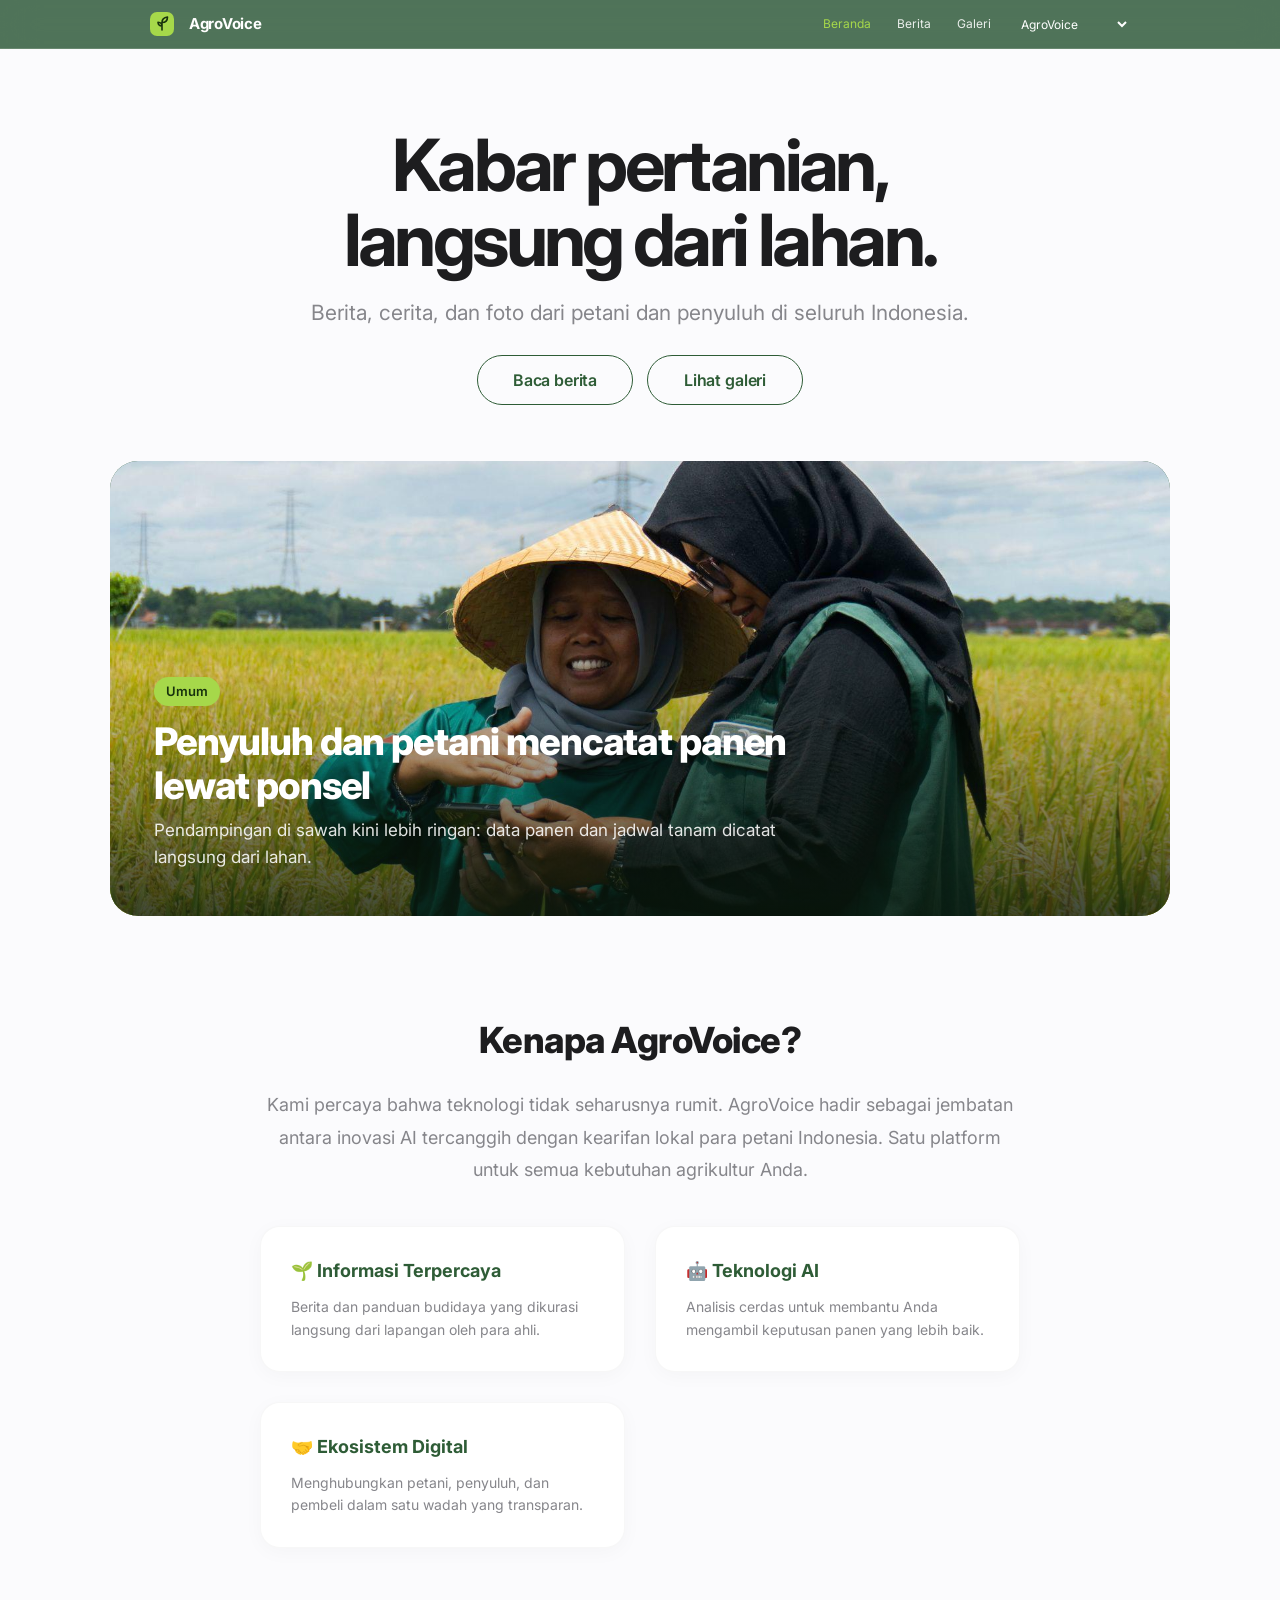
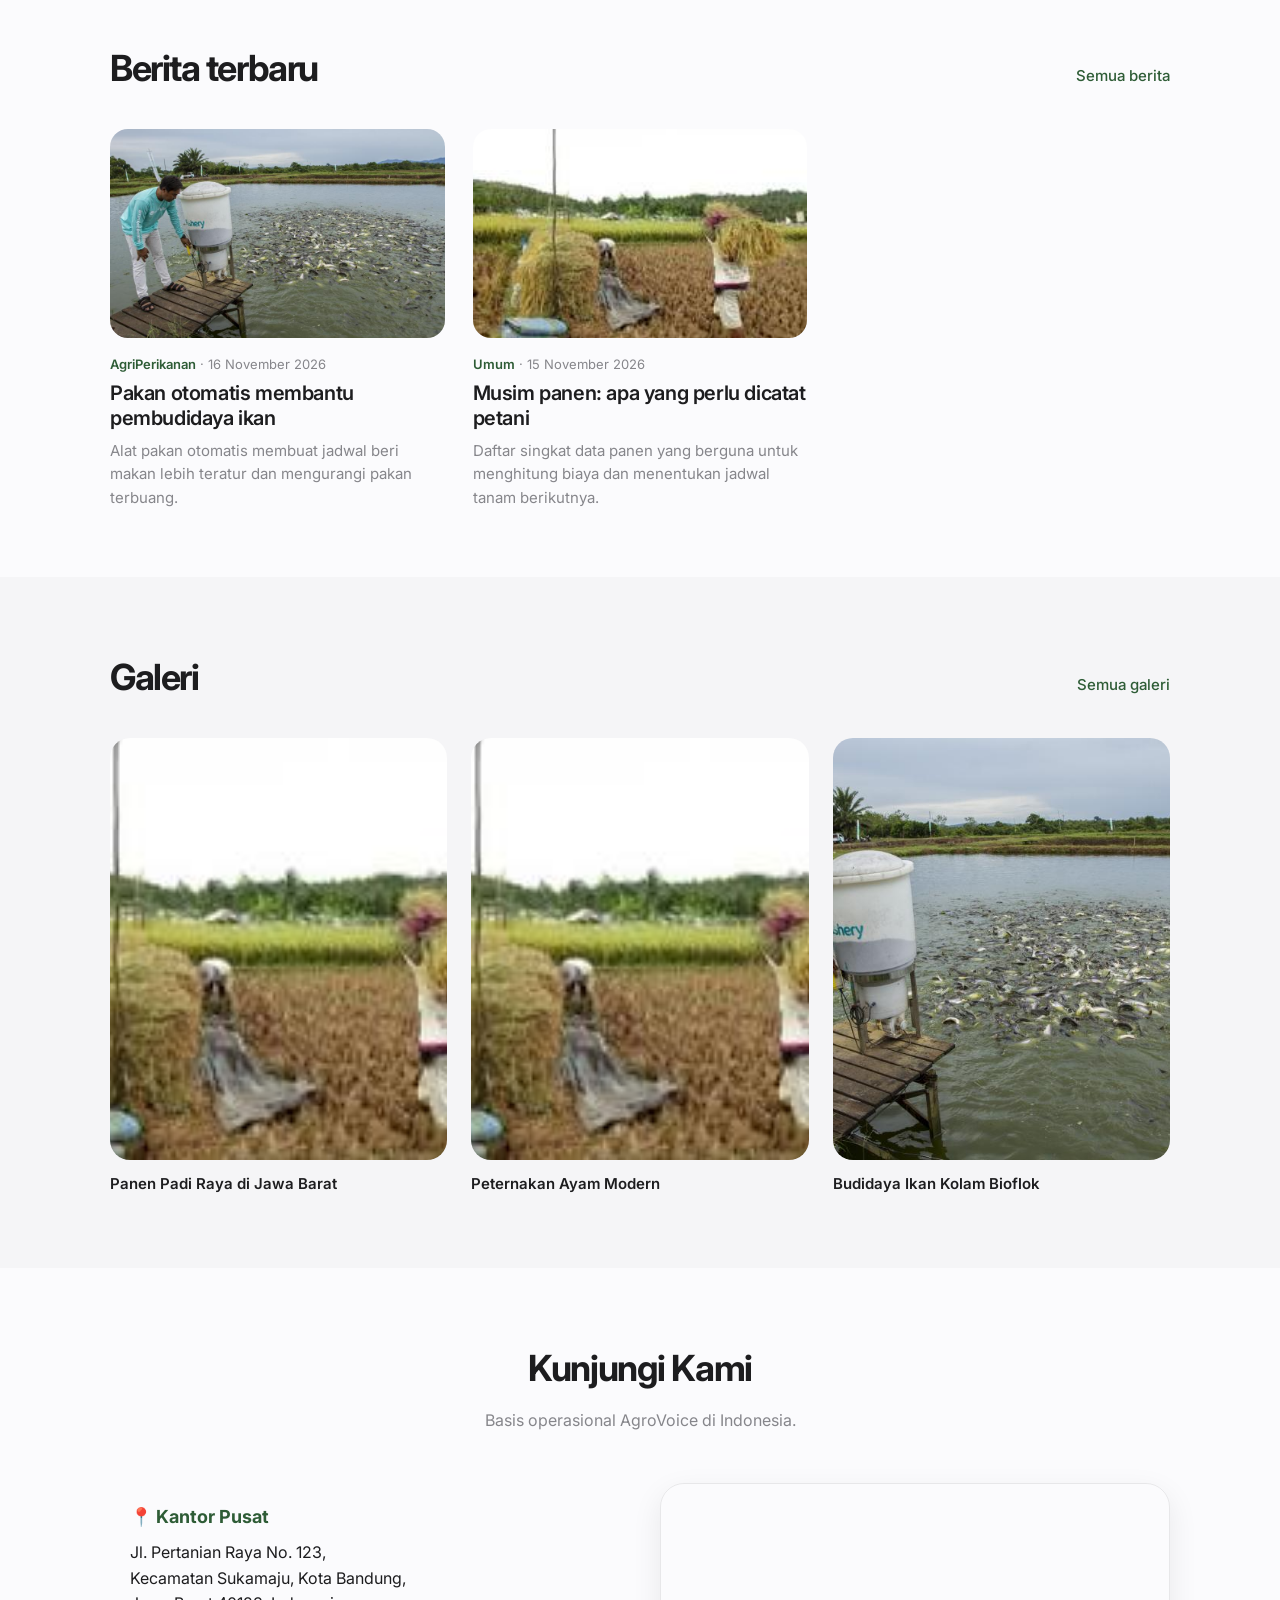
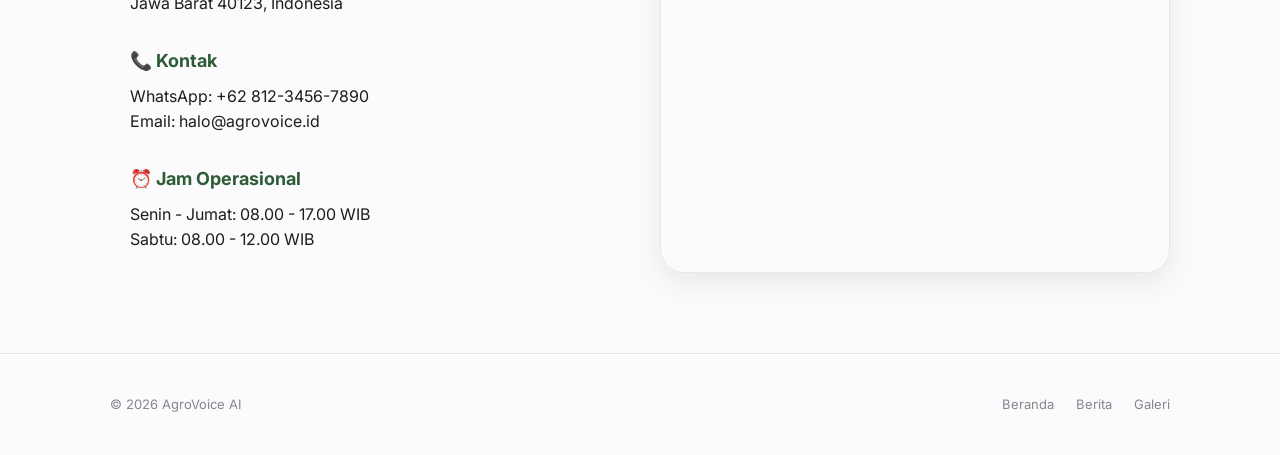
<file: index.html>
<!DOCTYPE html>
<html lang="id">
<head>
    <meta charset="UTF-8">
    <meta name="viewport" content="width=device-width, initial-scale=1.0">
    <title>AgroVoice - Kabar Pertanian dari Lahan</title>
    <meta name="description" content="Berita, cerita, dan foto dari petani dan penyuluh di seluruh Indonesia.">
    <link href="https://fonts.googleapis.com/css2?family=Inter:wght@400;600;700;800&display=swap" rel="stylesheet">
    <link rel="stylesheet" href="css/style.css">
</head>
<body>

    <!-- NAVBAR -->
    <nav class="navbar">
        <div class="nav-container">
            <a href="index.html" class="nav-logo">
                <svg viewBox="0 0 24 24" fill="none" aria-hidden="true" style="width:24px;height:24px;vertical-align:middle;margin-right:8px;display:inline-block;"><rect width="24" height="24" rx="7" fill="#2e5c36"/><path d="M12 18V10.500M12 10.500c0-3 2-5 5.500-5.500C17.500 8.500 15.500 10.500 12 10.500ZM12 14c0-2-1.500-3.500-4-3.700.1 2.500 1.700 3.700 4 3.700Z" stroke="#a6d84a" stroke-width="1.6" stroke-linecap="round" stroke-linejoin="round"/></svg>AgroVoice
            </a>
            <div class="nav-links">
                <a href="index.html" style="color: var(--agro-green); opacity: 1;">Beranda</a>
                <a href="berita.html">Berita</a>
                <a href="galeri.html">Galeri</a>

                <div class="nav-dropdown">
                    <select aria-label="Pilih agro" onchange="if(this.value) window.location.href=this.value">
                        <option value="index.html" selected>AgroVoice</option>
                        <option value="uploads/web/agri-perikanan.html">AgriPerikanan</option>
                        <option value="uploads/web/1794879347_agropertanian.html">AgroPertanian</option>
                        <option value="uploads/web/1794879300_agropeternakan.html">AgroPeternakan</option>
                    </select>
                </div>
            </div>
        </div>
    </nav>

    <main>
        <!-- HERO -->
        <header class="home-hero">
            <div class="home-wrap">
                <h1>Kabar pertanian, langsung dari lahan.</h1>
                <p class="lead">Berita, cerita, dan foto dari petani dan penyuluh di seluruh Indonesia.</p>
                <div class="home-actions">
                    <a href="berita.html" class="btn-pill">Baca berita</a>
                    <a href="galeri.html" class="btn-pill btn-outline">Lihat galeri</a>
                </div>

                <div id="sorotan">
                    <div class="skel spotlight-skel" style="margin-top:48px; aspect-ratio:21/9; min-height:280px; border-radius:28px;"></div>
                </div>
            </div>
        </header>

        <!-- SECTION: KENAPA AGROVOICE -->
        <section class="home-section about-section">
            <div class="home-wrap" style="text-align: center; max-width: 800px;">
                <h2 class="section-title" style="font-size: clamp(24px, 4vw, 36px); margin-bottom: 20px;">Kenapa AgroVoice?</h2>
                <p style="font-size: 18px; color: var(--text-muted); line-height: 1.8; margin-bottom: 40px;">
                    Kami percaya bahwa teknologi tidak seharusnya rumit. AgroVoice hadir sebagai jembatan antara inovasi AI tercanggih dengan kearifan lokal para petani Indonesia. Satu platform untuk semua kebutuhan agrikultur Anda.
                </p>
                
                <div style="display: grid; grid-template-columns: repeat(auto-fit, minmax(250px, 1fr)); gap: 30px; text-align: left;">
                    <div style="background: #fff; padding: 30px; border-radius: 20px; box-shadow: 0 4px 20px rgba(0,0,0,0.03); border: 1px solid rgba(0,0,0,0.03);">
                        <h3 style="font-size: 18px; margin-bottom: 10px; color: var(--agro-green);">🌱 Informasi Terpercaya</h3>
                        <p style="font-size: 14px; color: var(--text-muted); line-height: 1.6;">Berita dan panduan budidaya yang dikurasi langsung dari lapangan oleh para ahli.</p>
                    </div>
                    <div style="background: #fff; padding: 30px; border-radius: 20px; box-shadow: 0 4px 20px rgba(0,0,0,0.03); border: 1px solid rgba(0,0,0,0.03);">
                        <h3 style="font-size: 18px; margin-bottom: 10px; color: var(--agro-green);">🤖 Teknologi AI</h3>
                        <p style="font-size: 14px; color: var(--text-muted); line-height: 1.6;">Analisis cerdas untuk membantu Anda mengambil keputusan panen yang lebih baik.</p>
                    </div>
                    <div style="background: #fff; padding: 30px; border-radius: 20px; box-shadow: 0 4px 20px rgba(0,0,0,0.03); border: 1px solid rgba(0,0,0,0.03);">
                        <h3 style="font-size: 18px; margin-bottom: 10px; color: var(--agro-green);">🤝 Ekosistem Digital</h3>
                        <p style="font-size: 14px; color: var(--text-muted); line-height: 1.6;">Menghubungkan petani, penyuluh, dan pembeli dalam satu wadah yang transparan.</p>
                    </div>
                </div>
            </div>
        </section>

        <!-- BERITA -->
        <section class="home-section" id="berita-terbaru">
            <div class="home-wrap">
                <div class="home-head">
                    <h2>Berita terbaru</h2>
                    <a href="berita.html" class="link-quiet">Semua berita</a>
                </div>
                <div class="home-grid" id="daftar-berita">
                    <div class="skel" style="aspect-ratio:4/3"></div>
                    <div class="skel" style="aspect-ratio:4/3"></div>
                    <div class="skel" style="aspect-ratio:4/3"></div>
                </div>
            </div>
        </section>

        <!-- GALERI -->
        <section class="home-section tint" id="galeri">
            <div class="home-wrap">
                <div class="home-head">
                    <h2>Galeri</h2>
                    <a href="galeri.html" class="link-quiet">Semua galeri</a>
                </div>
                <div class="home-gallery" id="daftar-galeri">
                    <div class="skel" style="aspect-ratio:4/5"></div>
                    <div class="skel" style="aspect-ratio:4/5"></div>
                    <div class="skel" style="aspect-ratio:4/5"></div>
                </div>
            </div>
        </section>

        <!-- ========================================= -->
        <!-- SECTION: LOKASI KAMI -->
        <!-- ========================================= -->
        <section class="home-section white" id="lokasi" style="padding-bottom: 80px;">
            <div class="home-wrap">
                <div class="home-head" style="justify-content: center; text-align: center; display: block; margin-bottom: 50px;">
                    <h2 style="font-size: clamp(24px, 4vw, 36px);">Kunjungi Kami</h2>
                    <p style="font-size: 16px; color: var(--text-muted); margin-top: 10px;">Basis operasional AgroVoice di Indonesia.</p>
                </div>

                <div style="display: grid; grid-template-columns: repeat(auto-fit, minmax(300px, 1fr)); gap: 40px; align-items: center;">
                    
                    <!-- Info Alamat -->
                    <div style="padding: 20px;">
                        <div style="margin-bottom: 30px;">
                            <h3 style="font-size: 18px; color: var(--agro-green); margin-bottom: 8px;">📍 Kantor Pusat</h3>
                            <p style="font-size: 16px; line-height: 1.6; color: var(--text-dark);">
                                Jl. Pertanian Raya No. 123,<br>
                                Kecamatan Sukamaju, Kota Bandung,<br>
                                Jawa Barat 40123, Indonesia
                            </p>
                        </div>

                        <div style="margin-bottom: 30px;">
                            <h3 style="font-size: 18px; color: var(--agro-green); margin-bottom: 8px;">📞 Kontak</h3>
                            <p style="font-size: 16px; line-height: 1.6; color: var(--text-dark);">
                                WhatsApp: +62 812-3456-7890<br>
                                Email: halo@agrovoice.id
                            </p>
                        </div>

                        <div>
                            <h3 style="font-size: 18px; color: var(--agro-green); margin-bottom: 8px;">⏰ Jam Operasional</h3>
                            <p style="font-size: 16px; line-height: 1.6; color: var(--text-dark);">
                                Senin - Jumat: 08.00 - 17.00 WIB<br>
                                Sabtu: 08.00 - 12.00 WIB
                            </p>
                        </div>
                    </div>

                    <!-- Peta Google Maps -->
                    <div style="border-radius: 24px; overflow: hidden; box-shadow: 0 10px 30px rgba(0,0,0,0.08); border: 1px solid var(--line); height: 100%; min-height: 350px;">
                        <iframe 
                            src="https://www.google.com/maps/embed?pb=!1m18!1m12!1m3!1d126748.56347862248!2d107.57311691831642!3d-6.903444341687889!2m3!1f0!2f0!3f0!3m2!1i1024!2i768!4f13.1!3m3!1m2!1s0x2e68e6398252477f%3A0x146a1f93d3e815b2!2sBandung%2C%20Bandung%20City%2C%20West%20Java!5e0!3m2!1sen!2sid!4v1690000000000!5m2!1sen!2sid" 
                            width="100%" height="100%" style="border:0; min-height: 350px;" allowfullscreen="" loading="lazy" referrerpolicy="no-referrer-when-downgrade">
                        </iframe>
                    </div>
                </div>
            </div>
        </section>

    </main>

    <!-- FOOTER -->
    <footer class="home-footer">
        <div class="home-wrap">
            <span>&copy; 2026 AgroVoice AI</span>
            <nav aria-label="Tautan footer">
                <a href="index.html">Beranda</a>
                <a href="berita.html">Berita</a>
                <a href="galeri.html">Galeri</a>
            </nav>
        </div>
    </footer>

    <!-- DATA STATIS & SKRIP -->
    <script src="js/data.js"></script>
    <script>
        const urlParams = new URLSearchParams(window.location.search);
        const kategoriSlug = urlParams.get('kategori') || '';
        const ikonDaun = '<svg viewBox="0 0 24 24" fill="none" stroke="currentColor" stroke-width="1.6" stroke-linecap="round" stroke-linejoin="round" aria-hidden="true"><path d="M12 20v-9M12 11c0-4 2.500-6.500 7-7 0 4.500-2.500 7-7 7ZM12 15c0-2.500-1.800-4.300-5-4.700.2 3 2.100 4.700 5 4.700Z"/></svg>';

        const esc = s => String(s ?? '').replace(/[&<>"']/g, c => ({'&':'&amp;','<':'&lt;','>':'&gt;','"':'&quot;',"'":'&#39;'}[c]));
        const fmtTanggal = t => { const d = new Date(String(t).replace(' ', 'T')); return isNaN(d) ? '' : d.toLocaleDateString('id-ID', { day: 'numeric', month: 'long', year: 'numeric' }); };
        const urlGambar = f => f ? 'uploads/' + encodeURIComponent(f) : '';

        function muatBerita() {
            const sorotan = document.getElementById('sorotan');
            const daftar = document.getElementById('daftar-berita');
            try {
                let data = (window.AGRO_DATA && window.AGRO_DATA.berita) ? window.AGRO_DATA.berita : [];
                if (kategoriSlug) {
                    const kat = (window.AGRO_DATA.kategori || []).find(k => k.slug === kategoriSlug);
                    if (kat) {
                        data = data.filter(b => b.kategori_id === kat.id);
                    }
                }

                if (!Array.isArray(data) || data.length === 0) {
                    sorotan.innerHTML = '';
                    daftar.innerHTML = '<p class="home-empty">Belum ada berita untuk kategori ini.</p>';
                    return;
                }

                let daftarTampil = data.slice(0, 3);
                if (data.length >= 2) {
                    const idxSorot = Math.max(0, data.findIndex(b => b.gambar));
                    const s = data[idxSorot];
                    sorotan.innerHTML = `
                        <a href="berita_detail.html?id=${s.id}" class="spotlight">
                            ${s.gambar ? `<img src="${urlGambar(s.gambar)}" alt="">` : ''}
                            <div class="spotlight-body">
                                <span class="chip">${esc(s.kategori_nama || 'Umum')}</span>
                                <h2>${esc(s.judul)}</h2>
                                <p>${esc(s.ringkasan)}</p>
                            </div>
                        </a>`;
                    daftarTampil = data.filter((_, i) => i !== idxSorot).slice(0, 3);
                } else {
                    sorotan.innerHTML = '';
                }

                daftar.innerHTML = daftarTampil.map(b => `
                    <a href="berita_detail.html?id=${b.id}" class="home-card">
                        <div class="thumb ${b.gambar ? '' : 'empty'}">${b.gambar ? `<img src="${urlGambar(b.gambar)}" alt="" loading="lazy">` : ikonDaun}</div>
                        <div class="meta"><b>${esc(b.kategori_nama || 'Umum')}</b> &middot; ${esc(fmtTanggal(b.tanggal))}</div>
                        <h3>${esc(b.judul)}</h3>
                        <p>${esc(b.ringkasan)}</p>
                    </a>`).join('');
            } catch (e) {
                console.error('Gagal memuat berita:', e);
                sorotan.innerHTML = '';
                daftar.innerHTML = '<p class="home-empty">Berita belum bisa dimuat.</p>';
            }
        }

        function muatGaleri() {
            const box = document.getElementById('daftar-galeri');
            try {
                const data = (window.AGRO_DATA && window.AGRO_DATA.galeri) ? window.AGRO_DATA.galeri : [];
                if (!Array.isArray(data) || data.length === 0) {
                    box.innerHTML = '<p class="home-empty">Belum ada foto atau video di galeri.</p>';
                    return;
                }
                box.innerHTML = data.slice(0, 3).map(item => `
                    <figure>
                        <div class="frame">${item.tipe === 'foto'
                            ? `<img src="${esc(item.url_file)}" alt="${esc(item.judul)}" loading="lazy">`
                            : `<video src="${esc(item.url_file)}" controls preload="metadata"></video>`}</div>
                        <figcaption>${esc(item.judul || 'Tanpa judul')}</figcaption>
                    </figure>`).join('');
            } catch (e) {
                console.error('Gagal memuat galeri:', e);
                box.innerHTML = '<p class="home-empty">Galeri belum bisa dimuat.</p>';
            }
        }

        document.addEventListener('DOMContentLoaded', () => { muatBerita(); muatGaleri(); });
    </script>
</body>
</html>
</file>
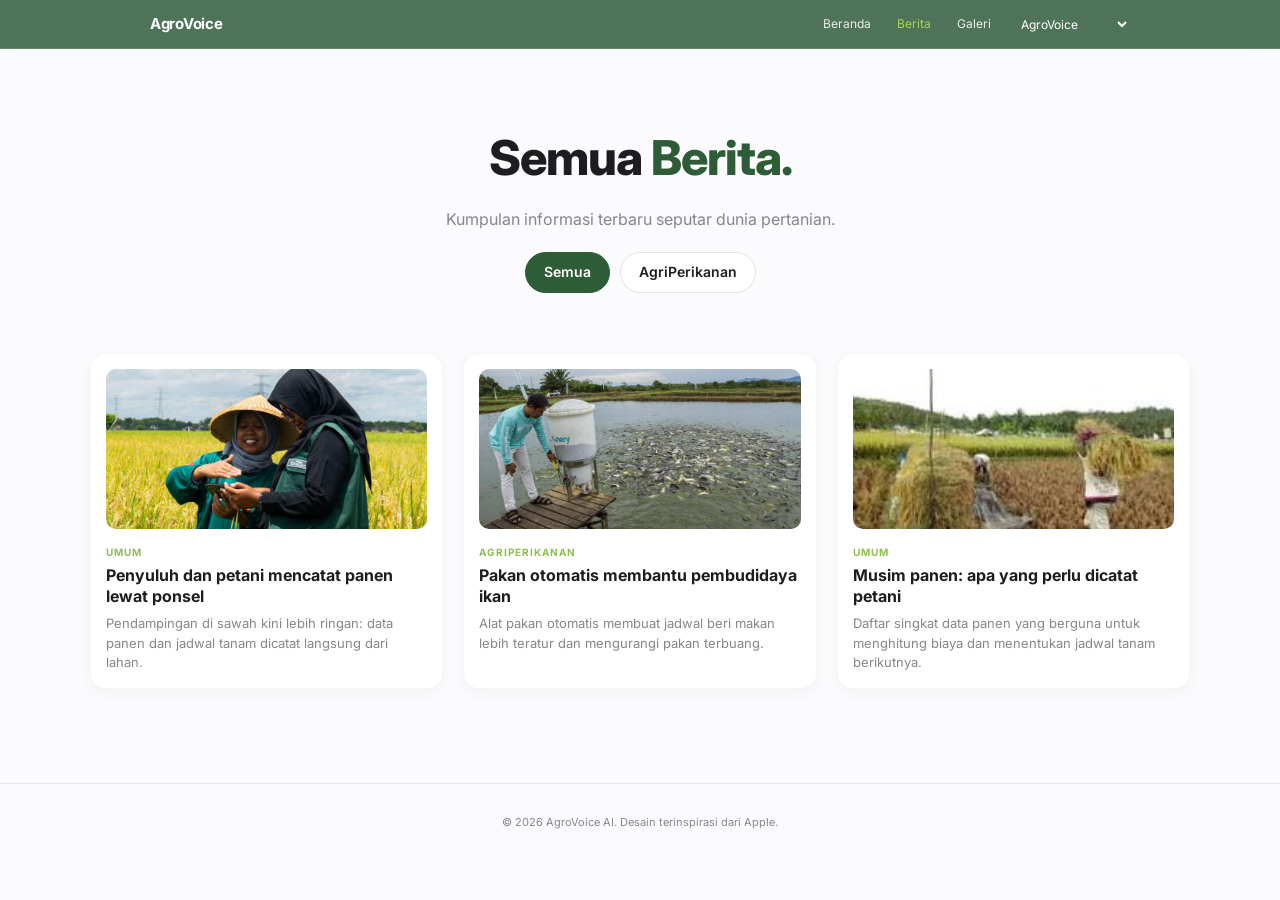
<file: berita.html>
<!DOCTYPE html>
<html lang="id">
<head>
    <meta charset="UTF-8">
    <meta name="viewport" content="width=device-width, initial-scale=1.0">
    <title>Semua Berita - AgroVoice</title>
    <link href="https://fonts.googleapis.com/css2?family=Inter:wght@400;600;800&display=swap" rel="stylesheet">
    <link rel="stylesheet" href="css/style.css">
    <style>
        .filter-container {
            display: flex;
            justify-content: center;
            gap: 10px;
            margin: 20px 0 10px;
            flex-wrap: wrap;
        }
        .filter-btn {
            padding: 8px 18px;
            border-radius: 999px;
            border: 1px solid rgba(0,0,0,0.1);
            background: #fff;
            color: var(--text-dark);
            font-size: 14px;
            font-weight: 600;
            cursor: pointer;
            transition: all 0.2s;
            text-decoration: none;
        }
        .filter-btn.active, .filter-btn:hover {
            background: var(--agro-green);
            color: #fff;
            border-color: var(--agro-green);
        }
    </style>
</head>
<body>

    <!-- NAVBAR -->
    <nav class="navbar">
        <div class="nav-container">
            <a href="index.html" class="nav-logo">AgroVoice</a>
            <div class="nav-links">
                <a href="index.html">Beranda</a>
                <a href="berita.html" style="color: var(--agro-green); opacity: 1;">Berita</a>
                <a href="galeri.html">Galeri</a>
                <div class="nav-dropdown">
                    <select aria-label="Pilih agro" onchange="if(this.value) window.location.href=this.value">
                        <option value="index.html">AgroVoice</option>
                        <option value="uploads/web/agri-perikanan.html">AgriPerikanan</option>
                        <option value="uploads/web/1794879347_agropertanian.html">AgroPertanian</option>
                        <option value="uploads/web/1794879300_agropeternakan.html">AgroPeternakan</option>
                    </select>
                </div>
            </div>
        </div>
    </nav>

    <!-- HEADER -->
    <header style="padding: 120px 20px 30px; text-align: center; background: var(--apple-bg);">
        <h1 style="font-size: clamp(32px, 5vw, 48px); font-weight: 800; letter-spacing: -1px;">Semua <span style="color: var(--agro-green);">Berita.</span></h1>
        <p style="color: var(--text-muted); margin-top: 10px;">Kumpulan informasi terbaru seputar dunia pertanian.</p>
        
        <div class="filter-container" id="filter-kategori">
            <a href="berita.html" class="filter-btn active" data-slug="">Semua</a>
            <a href="berita.html?kategori=agri-perikanan" class="filter-btn" data-slug="agri-perikanan">AgriPerikanan</a>
        </div>
    </header>

    <!-- GRID BERITA -->
    <section class="section-apple white" style="padding-top: 20px; min-height: 450px;">
        <div class="grid-apple" id="daftar-berita">
            <p style="text-align:center; width:100%;">Memuat berita...</p>
        </div>
    </section>

    <footer>
        <p>&copy; 2026 AgroVoice AI. Desain terinspirasi dari Apple.</p>
    </footer>

    <script src="js/data.js"></script>
    <script>
        const esc = s => String(s ?? '').replace(/[&<>"']/g, c => ({'&':'&amp;','<':'&lt;','>':'&gt;','"':'&quot;',"'":'&#39;'}[c]));
        const urlParams = new URLSearchParams(window.location.search);
        const kategoriFilter = urlParams.get('kategori') || '';

        // Update active filter button
        document.querySelectorAll('.filter-btn').forEach(btn => {
            if (btn.getAttribute('data-slug') === kategoriFilter) {
                btn.classList.add('active');
            } else {
                btn.classList.remove('active');
            }
        });

        function muatBerita() {
            try {
                let data = (window.AGRO_DATA && window.AGRO_DATA.berita) ? window.AGRO_DATA.berita : [];
                
                if (kategoriFilter) {
                    const kat = (window.AGRO_DATA.kategori || []).find(k => k.slug === kategoriFilter);
                    if (kat) {
                        data = data.filter(b => b.kategori_id === kat.id);
                    }
                }

                const container = document.getElementById('daftar-berita');
                container.innerHTML = '';
                
                if (data.length === 0) {
                    container.innerHTML = '<p style="text-align:center; width:100%; color: var(--text-muted); padding: 40px 0;">Belum ada berita di kategori ini.</p>';
                    return;
                }

                data.forEach(b => {
                    const gambar = b.gambar ? 'uploads/' + encodeURIComponent(b.gambar) : 'https://via.placeholder.com/400x200?text=Tanpa+Gambar';
                    container.innerHTML += `
                        <a href="berita_detail.html?id=${b.id}" class="card-apple">
                            <img src="${gambar}" alt="${esc(b.judul)}">
                            <span class="kategori-label">${esc(b.kategori_nama || 'Umum')}</span>
                            <h4>${esc(b.judul)}</h4>
                            <p>${esc(b.ringkasan)}</p>
                        </a>
                    `;
                });
            } catch (error) {
                console.error("Gagal memuat berita:", error);
            }
        }
        document.addEventListener('DOMContentLoaded', muatBerita);
    </script>
</body>
</html>
</file>
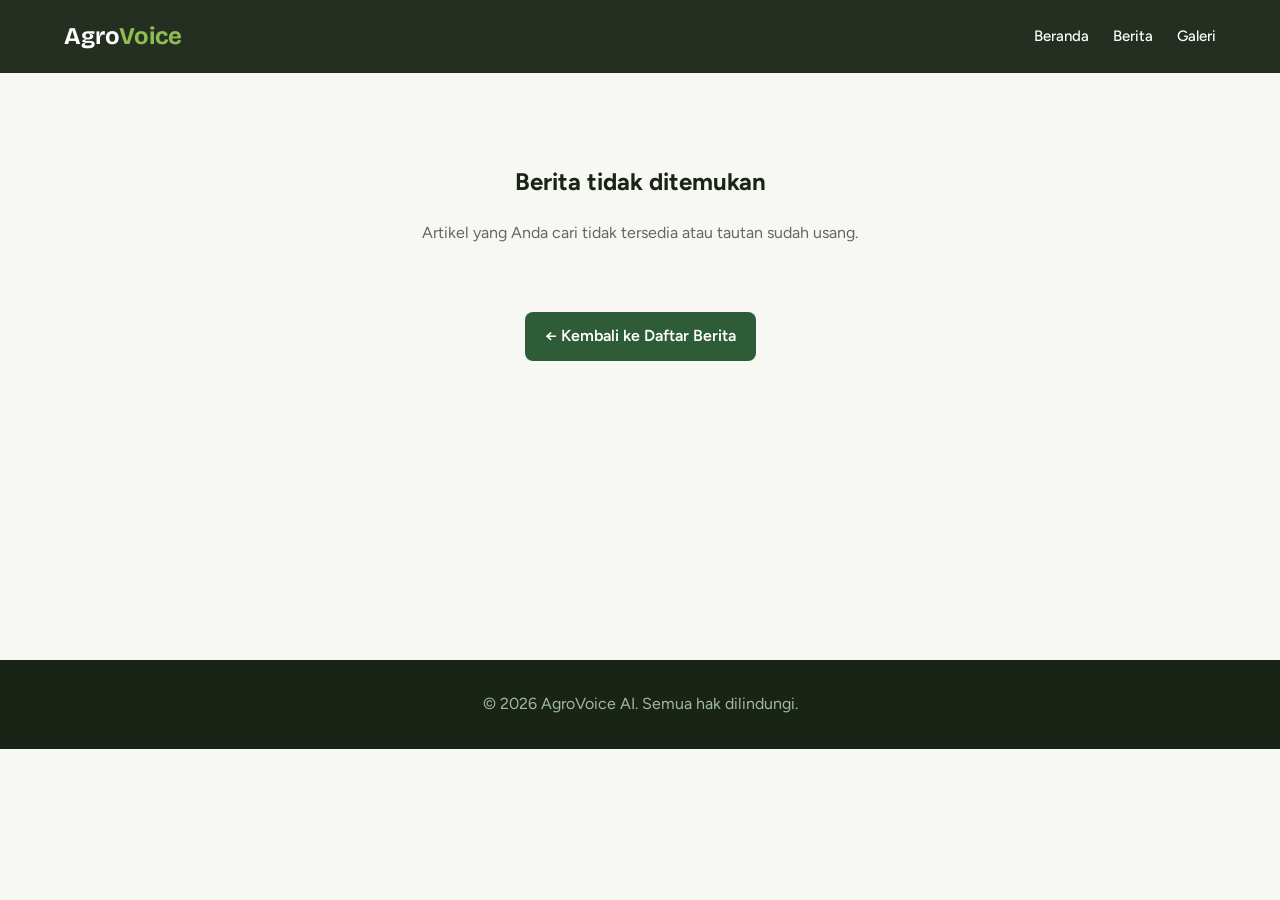
<file: berita_detail.html>
<!DOCTYPE html>
<html lang="id">
<head>
    <meta charset="UTF-8">
    <meta name="viewport" content="width=device-width, initial-scale=1.0">
    <title id="page-title">Detail Berita - AgroVoice</title>
    <link href="https://fonts.googleapis.com/css2?family=Figtree:wght@400;500;600;700&family=Bricolage+Grotesque:wght@700;800&display=swap" rel="stylesheet">
    <style>
        :root { --primary: #2e5c36; --secondary: #8ebd50; --dark: #1a2416; --bg: #f7f8f4; --card: #fff; --text: #333; }
        * { box-sizing: border-box; margin: 0; padding: 0; }
        body { font-family: 'Figtree', sans-serif; background: var(--bg); color: var(--text); line-height: 1.8; }
        a { text-decoration: none; color: inherit; }
        
        /* NAVBAR */
        .navbar { background: rgba(26, 36, 22, 0.95); backdrop-filter: blur(10px); position: fixed; top: 0; left: 0; right: 0; z-index: 1000; padding: 15px 5%; display: flex; justify-content: space-between; align-items: center; color: white; }
        .navbar h1 { font-family: 'Bricolage Grotesque', sans-serif; font-size: 24px; color: white; }
        .navbar h1 span { color: var(--secondary); }
        .navbar .menu a { margin-left: 20px; font-weight: 500; font-size: 15px; color: white; transition: color 0.2s; }
        .navbar .menu a:hover { color: var(--secondary); }

        /* ARTIKEL */
        .artikel-container { max-width: 800px; margin: 100px auto 40px auto; padding: 0 20px; min-height: 500px; }
        .meta-artikel { font-size: 14px; color: #666; margin-bottom: 20px; text-align: center; }
        .meta-artikel span { color: var(--primary); font-weight: 700; text-transform: uppercase; letter-spacing: 1px; }
        
        .artikel-container h1 { font-family: 'Bricolage Grotesque', sans-serif; font-size: clamp(28px, 5vw, 42px); color: var(--dark); text-align: center; margin-bottom: 20px; line-height: 1.2; }
        
        .artikel-container img.gambar-utama { width: 100%; max-height: 450px; object-fit: cover; border-radius: 15px; margin-bottom: 30px; box-shadow: 0 10px 30px rgba(0,0,0,0.1); }
        
        .isi-artikel { font-size: 18px; color: #444; white-space: pre-wrap; line-height: 1.8; }
        
        .btn-kembali { display: inline-block; margin-top: 40px; background: var(--primary); color: white; padding: 10px 20px; border-radius: 8px; font-weight: 600; transition: background 0.2s; }
        .btn-kembali:hover { background: var(--dark); }

        /* FOOTER */
        footer { background: var(--dark); color: #a0b8a6; text-align: center; padding: 30px 20px; margin-top: 60px; }
    </style>
</head>
<body>

    <nav class="navbar">
        <a href="index.html"><h1>Agro<span>Voice</span></h1></a>
        <div class="menu">
            <a href="index.html">Beranda</a>
            <a href="berita.html">Berita</a>
            <a href="galeri.html">Galeri</a>
        </div>
    </nav>

    <main class="artikel-container" id="artikel-wrapper">
        <div style="text-align:center; padding: 80px 0; color: #888;">
            <p>Memuat isi berita...</p>
        </div>
    </main>

    <footer>
        <p>&copy; 2026 AgroVoice AI. Semua hak dilindungi.</p>
    </footer>

    <script src="js/data.js"></script>
    <script>
        const esc = s => String(s ?? '').replace(/[&<>"']/g, c => ({'&':'&amp;','<':'&lt;','>':'&gt;','"':'&quot;',"'":'&#39;'}[c]));
        const fmtTanggal = t => {
            const d = new Date(String(t).replace(' ', 'T'));
            return isNaN(d) ? '' : d.toLocaleDateString('id-ID', { day: 'numeric', month: 'long', year: 'numeric' });
        };

        function muatDetailBerita() {
            const urlParams = new URLSearchParams(window.location.search);
            const id = parseInt(urlParams.get('id') || '0', 10);
            const beritaList = (window.AGRO_DATA && window.AGRO_DATA.berita) ? window.AGRO_DATA.berita : [];
            const berita = beritaList.find(b => b.id === id);
            const container = document.getElementById('artikel-wrapper');

            if (!berita) {
                document.getElementById('page-title').innerText = 'Berita Tidak Ditemukan - AgroVoice';
                container.innerHTML = `
                    <div style="text-align: center; padding: 60px 20px;">
                        <h2 style="margin-bottom: 16px; color: var(--dark);">Berita tidak ditemukan</h2>
                        <p style="color: #666; margin-bottom: 24px;">Artikel yang Anda cari tidak tersedia atau tautan sudah usang.</p>
                        <a href="berita.html" class="btn-kembali">&larr; Kembali ke Daftar Berita</a>
                    </div>
                `;
                return;
            }

            document.getElementById('page-title').innerText = `${berita.judul} - AgroVoice`;
            const gambar = berita.gambar ? 'uploads/' + encodeURIComponent(berita.gambar) : 'https://via.placeholder.com/800x400?text=AgroVoice';
            const tanggal = fmtTanggal(berita.tanggal);

            container.innerHTML = `
                <!-- Kategori & Tanggal -->
                <div class="meta-artikel">
                    <span>${esc(berita.kategori_nama || 'Umum')}</span> &bull; ${esc(tanggal)}
                </div>

                <!-- Judul -->
                <h1>${esc(berita.judul)}</h1>

                <!-- Gambar Utama -->
                <img src="${gambar}" alt="${esc(berita.judul)}" class="gambar-utama">

                <!-- Isi Berita -->
                <div class="isi-artikel">${esc(berita.isi)}</div>

                <!-- Tombol Kembali -->
                <a href="berita.html" class="btn-kembali">&larr; Kembali ke Daftar Berita</a>
            `;
        }

        document.addEventListener('DOMContentLoaded', muatDetailBerita);
    </script>
</body>
</html>
</file>
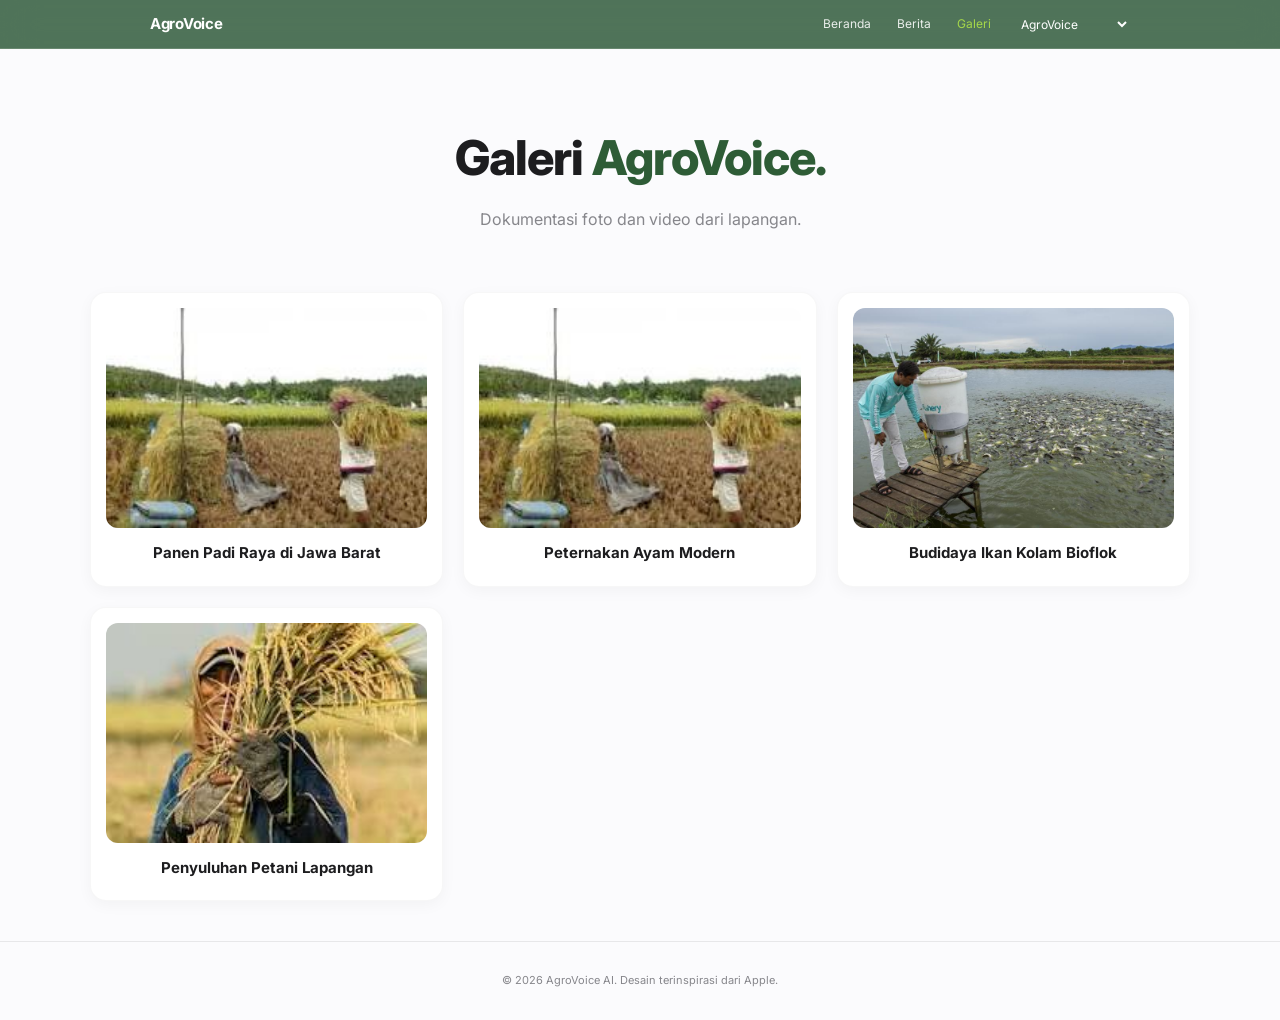
<file: galeri.html>
<!DOCTYPE html>
<html lang="id">
<head>
    <meta charset="UTF-8">
    <meta name="viewport" content="width=device-width, initial-scale=1.0">
    <title>Galeri - AgroVoice</title>
    <link href="https://fonts.googleapis.com/css2?family=Inter:wght@400;600;800&display=swap" rel="stylesheet">
    <link rel="stylesheet" href="css/style.css">
</head>
<body>

    <!-- NAVBAR -->
    <nav class="navbar">
        <div class="nav-container">
            <a href="index.html" class="nav-logo">AgroVoice</a>
            <div class="nav-links">
                <a href="index.html">Beranda</a>
                <a href="berita.html">Berita</a>
                <a href="galeri.html" style="color: var(--agro-green); opacity: 1;">Galeri</a>
                <div class="nav-dropdown">
                    <select aria-label="Pilih agro" onchange="if(this.value) window.location.href=this.value">
                        <option value="index.html">AgroVoice</option>
                        <option value="uploads/web/agri-perikanan.html">AgriPerikanan</option>
                        <option value="uploads/web/1794879347_agropertanian.html">AgroPertanian</option>
                        <option value="uploads/web/1794879300_agropeternakan.html">AgroPeternakan</option>
                    </select>
                </div>
            </div>
        </div>
    </nav>

    <!-- HEADER -->
    <header style="padding: 120px 20px 40px; text-align: center; background: var(--apple-bg);">
        <h1 style="font-size: clamp(32px, 5vw, 48px); font-weight: 800; letter-spacing: -1px;">Galeri <span style="color: var(--agro-green);">AgroVoice.</span></h1>
        <p style="color: var(--text-muted); margin-top: 10px;">Dokumentasi foto dan video dari lapangan.</p>
    </header>

    <!-- GRID GALERI -->
    <section class="section-apple white" style="padding-top: 20px; min-height: 450px;">
        <div class="grid-apple" id="daftar-galeri">
            <p style="text-align:center; width:100%;">Memuat galeri...</p>
        </div>
    </section>

    <footer>
        <p>&copy; 2026 AgroVoice AI. Desain terinspirasi dari Apple.</p>
    </footer>

    <script src="js/data.js"></script>
    <script>
        const esc = s => String(s ?? '').replace(/[&<>"']/g, c => ({'&':'&amp;','<':'&lt;','>':'&gt;','"':'&quot;',"'":'&#39;'}[c]));
        
        function muatGaleri() {
            try {
                const data = (window.AGRO_DATA && window.AGRO_DATA.galeri) ? window.AGRO_DATA.galeri : [];
                const container = document.getElementById('daftar-galeri');
                container.innerHTML = '';
                
                if (data.length === 0) {
                    container.innerHTML = '<p style="text-align:center; width:100%; color: var(--text-muted); padding: 40px 0;">Belum ada foto atau video di galeri.</p>';
                    return;
                }

                data.forEach(item => {
                    let media = '';
                    if (item.tipe === 'foto') {
                        media = `<img src="${esc(item.url_file)}" alt="${esc(item.judul)}" loading="lazy" style="height:220px; object-fit:cover; width:100%; border-radius:12px;">`;
                    } else {
                        media = `<video src="${esc(item.url_file)}" controls style="height:220px; object-fit:cover; width:100%; border-radius:12px;"></video>`;
                    }

                    container.innerHTML += `
                        <div class="card-apple" style="padding:15px;">
                            ${media}
                            <h4 style="text-align:center; margin-top:12px; font-size:15px;">${esc(item.judul || 'Tanpa Judul')}</h4>
                        </div>
                    `;
                });
            } catch (error) {
                console.error("Gagal memuat galeri:", error);
            }
        }
        document.addEventListener('DOMContentLoaded', muatGaleri);
    </script>
</body>
</html>
</file>
<file: css/style.css>
:root {
    --apple-bg: #fbfbfd;      
    --apple-gray: #f5f5f7;    
    --text-dark: #1d1d1f;     
    --text-muted: #86868b;    
    --agro-green: #2e5c36;    
    --agro-light: #8ebd50;    
}

* { box-sizing: border-box; margin: 0; padding: 0; }

body { 
    font-family: 'Inter', -apple-system, BlinkMacSystemFont, sans-serif; 
    background: var(--apple-bg); 
    color: var(--text-dark); 
    -webkit-font-smoothing: antialiased;
    line-height: 1.6;
}

a { text-decoration: none; color: inherit; }
img { max-width: 100%; display: block; }

/* =========================================
   NAVBAR
   ========================================= */
.navbar {
    position: fixed; top: 0; left: 0; right: 0; z-index: 1000;
    background: rgba(251, 251, 253, 0.85);
    backdrop-filter: saturate(180%) blur(20px);
    border-bottom: 1px solid rgba(0,0,0,0.05);
    padding: 15px 5%;
}

.nav-container {
    max-width: 1200px; margin: 0 auto;
    display: flex; justify-content: space-between; align-items: center;
}

.nav-logo { font-size: 16px; font-weight: 800; color: var(--agro-green); letter-spacing: -0.5px; }
.nav-links { display: flex; align-items: center; gap: 20px; font-size: 12px; font-weight: 600; }
.nav-links a { color: var(--text-dark); opacity: 0.8; transition: all 0.3s; }
.nav-links a:hover { color: var(--agro-green); opacity: 1; }

.nav-dropdown select {
    background: transparent; border: none; font-family: inherit;
    font-size: 12px; font-weight: 600; color: var(--text-dark);
    cursor: pointer; outline: none; padding: 5px;
}

/* =========================================
   HERO SECTION (FONT DIKECILKAN DRASITS)
   ========================================= */
.hero-apple { 
    height: 40vh; /* Tinggi hero dikurangi agar lebih ringkas */
    display: flex; flex-direction: column; justify-content: center; align-items: center; 
    text-align: center; 
    padding-top: 60px; 
    background: var(--apple-bg);
    animation: fadeIn 1s ease-out;
}

/* PERUBAHAN UTAMA: Ukuran font h1 diperkecil jadi maksimal 24px */
.hero-apple h1 { 
    font-size: clamp(18px, 2.5vw, 24px); /* Maksimal hanya 24px! */
    font-weight: 700; /* Sedikit dikurangi ketebalannya */
    letter-spacing: -0.5px; 
    line-height: 1.3; 
    margin: 0 0 10px 0; 
    color: var(--text-dark) !important; 
}

.hero-apple h1 span { 
    color: var(--agro-green) !important; 
}

/* PERUBAHAN: Sub-judul jadi sangat kecil */
.hero-apple h2 { 
    font-size: clamp(10px, 1vw, 13px); 
    font-weight: 500; 
    color: var(--text-muted) !important; 
    margin: 0 0 15px 0; 
}

.hero-apple .link-blue { 
    font-size: 12px; 
    font-weight: 600; 
    color: var(--agro-green) !important; 
    transition: 0.3s;
}

.hero-apple .link-blue:hover { text-decoration: underline; color: var(--agro-light) !important; }

/* =========================================
   SECTION & TITLE
   ========================================= */
.section-apple { 
    padding: 40px 20px; 
    text-align: center; 
    background: var(--apple-gray); 
}

.section-apple.white { background: var(--apple-bg); }

/* PERUBAHAN: Judul section juga diperkecil */
.section-title { 
    font-size: clamp(16px, 2vw, 20px); /* Maksimal hanya 20px */
    font-weight: 800; 
    margin-bottom: 20px; 
    letter-spacing: -0.5px; 
    color: var(--text-dark) !important;
}

.section-title span { color: var(--agro-green) !important; }

/* =========================================
   GRID & KARTU
   ========================================= */
.grid-apple { 
    display: grid; 
    grid-template-columns: repeat(auto-fit, minmax(280px, 1fr)); 
    gap: 20px; 
    max-width: 1100px; 
    margin: 0 auto; 
}

.card-apple { 
    background: #fff; 
    border-radius: 16px; 
    overflow: hidden; 
    box-shadow: 0 4px 15px rgba(0,0,0,0.04); 
    transition: all 0.3s ease; 
    padding: 15px; 
    text-align: left; 
    display: block;
    border: 1px solid rgba(0,0,0,0.03);
}

.card-apple:hover { 
    box-shadow: 0 10px 25px rgba(46, 92, 54, 0.1); 
    transform: translateY(-5px); 
}

.card-apple img, .card-apple video { 
    width: 100%; 
    height: 160px; 
    object-fit: cover; 
    border-radius: 10px; 
    margin-bottom: 15px; 
    transition: transform 0.5s;
    background: #e0e0e0;
}

.card-apple:hover img { transform: scale(1.03); }

.card-apple .kategori-label { 
    font-size: 10px; 
    font-weight: 700; 
    color: var(--agro-light) !important; 
    text-transform: uppercase; 
    letter-spacing: 1px; 
    margin-bottom: 5px; 
    display: block; 
}

.card-apple h4 { 
    font-size: 16px; 
    font-weight: 700; 
    margin-bottom: 8px; 
    color: var(--text-dark) !important; 
    line-height: 1.3; 
}

.card-apple p { 
    font-size: 13px; 
    color: var(--text-muted) !important; 
    line-height: 1.5; 
    display: -webkit-box; 
    -webkit-line-clamp: 3; 
    -webkit-box-orient: vertical; 
    overflow: hidden; 
}

/* =========================================
   FOOTER
   ========================================= */
footer { 
    padding: 30px 20px; 
    text-align: center; 
    font-size: 11px; 
    color: var(--text-muted); 
    border-top: 1px solid rgba(0,0,0,0.08); 
    background: var(--apple-bg); 
}

/* =========================================
   ANIMASI & RESPONSIVE
   ========================================= */
@keyframes fadeIn {
    from { opacity: 0; transform: translateY(20px); }
    to { opacity: 1; transform: translateY(0); }
}

@media (max-width: 768px) {
    .nav-container { flex-direction: column; gap: 15px; }
    .nav-links { flex-wrap: wrap; justify-content: center; gap: 15px; }
    .hero-apple h1 { font-size: 18px; }
    .section-apple { padding: 30px 20px; }
}
/* =========================================
   BERANDA (home-*) — kelas khusus halaman utama
   ========================================= */
:root {
    --agro-lime: #a6d84a;
    --ink-soft: #424245;
    --line: rgba(0, 0, 0, 0.08);
}

.nav-logo { display: inline-flex; align-items: center; gap: 8px; }
.nav-logo svg { width: 22px; height: 22px; flex: none; }

.home-wrap { max-width: 1100px; margin: 0 auto; padding: 0 20px; }

/* Hero */
.home-hero { padding: 150px 0 40px; text-align: center; }
.home-hero h1 {
    font-size: clamp(38px, 6.2vw, 72px);
    font-weight: 800; letter-spacing: -0.045em; line-height: 1.04;
    max-width: 14ch; margin: 0 auto 22px;
    text-wrap: balance;
}
.home-hero .lead {
    font-size: clamp(17px, 2vw, 21px); color: var(--text-muted);
    max-width: 38em; margin: 0 auto 30px; text-wrap: balance;
}
.home-actions { display: flex; gap: 22px; justify-content: center; align-items: center; flex-wrap: wrap; }
.btn-pill {
    background: var(--agro-green); color: #fff; font-weight: 600; font-size: 15px;
    padding: 12px 26px; border-radius: 980px; transition: background 0.2s;
}
.btn-pill:hover { background: #1f4526; }
.link-quiet { font-weight: 600; font-size: 15px; color: var(--agro-green); }
.link-quiet:hover { text-decoration: underline; }

/* Sorotan (berita terbaru sebagai panggung hero) */
.spotlight {
    position: relative; display: block; overflow: hidden;
    margin-top: 48px; border-radius: 28px; aspect-ratio: 21 / 9; min-height: 280px;
    background: var(--agro-green); text-align: left; color: #fff;
}
.spotlight img { position: absolute; inset: 0; width: 100%; height: 100%; object-fit: cover; transition: transform 0.9s cubic-bezier(.2,.7,.2,1); }
.spotlight:hover img { transform: scale(1.025); }
.spotlight::after { /* gelap tipis di bawah supaya teks terbaca */
    content: ""; position: absolute; inset: 0;
    background: linear-gradient(to top, rgba(10, 25, 14, 0.78) 0%, rgba(10, 25, 14, 0.25) 45%, rgba(10, 25, 14, 0) 70%);
}
.spotlight-body { position: absolute; z-index: 1; left: 0; right: 0; bottom: 0; padding: clamp(20px, 4vw, 44px); max-width: 760px; }
.chip {
    display: inline-block; font-size: 13px; font-weight: 600; padding: 4px 12px; border-radius: 980px;
    background: var(--agro-lime); color: #17310d; margin-bottom: 14px;
}
.spotlight h2 { font-size: clamp(22px, 3.4vw, 38px); line-height: 1.15; letter-spacing: -0.03em; font-weight: 800; margin-bottom: 10px; }
.spotlight p { font-size: clamp(14px, 1.5vw, 17px); opacity: 0.88; display: -webkit-box; -webkit-line-clamp: 2; -webkit-box-orient: vertical; overflow: hidden; }

/* Judul bagian */
.home-section { padding: 80px 0 20px; }
.home-section.tint { background: var(--apple-gray); padding: 80px 0; margin-top: 60px; }
.home-head { display: flex; justify-content: space-between; align-items: baseline; gap: 20px; margin-bottom: 32px; }
.home-head h2 { font-size: clamp(26px, 3.4vw, 36px); font-weight: 800; letter-spacing: -0.035em; }

/* Kartu berita */
.home-grid { display: grid; grid-template-columns: repeat(3, 1fr); gap: 36px 28px; }
.home-card { display: block; }
.home-card .thumb { aspect-ratio: 16 / 10; border-radius: 18px; overflow: hidden; background: #e8ede6; margin-bottom: 16px; }
.home-card .thumb img { width: 100%; height: 100%; object-fit: cover; transition: transform 0.6s cubic-bezier(.2,.7,.2,1); }
.home-card:hover .thumb img { transform: scale(1.04); }
.home-card .meta { font-size: 13px; color: var(--text-muted); margin-bottom: 6px; }
.home-card .meta b { color: var(--agro-green); font-weight: 600; }
.home-card h3 { font-size: 20px; line-height: 1.25; letter-spacing: -0.02em; font-weight: 700; margin-bottom: 8px; }
.home-card:hover h3 { text-decoration: underline; text-underline-offset: 3px; }
.home-card p { font-size: 15px; color: var(--text-muted); line-height: 1.55; display: -webkit-box; -webkit-line-clamp: 3; -webkit-box-orient: vertical; overflow: hidden; }
.thumb.empty { display: grid; place-items: center; color: #8aa389; }
.thumb.empty svg { width: 40px; height: 40px; }

/* Galeri */
.home-gallery { display: grid; grid-template-columns: repeat(3, 1fr); gap: 24px; }
.home-gallery figure { margin: 0; }
.home-gallery .frame { aspect-ratio: 4 / 5; border-radius: 20px; overflow: hidden; background: #dfe6dc; }
.home-gallery .frame img, .home-gallery .frame video { width: 100%; height: 100%; object-fit: cover; display: block; }
.home-gallery figcaption { margin-top: 12px; font-size: 15px; font-weight: 600; }

/* Status memuat / kosong */
.skel { background: linear-gradient(90deg, #ececee 25%, #f5f5f7 50%, #ececee 75%); background-size: 200% 100%; animation: skel 1.4s linear infinite; border-radius: 18px; }
@keyframes skel { to { background-position: -200% 0; } }
.home-empty { grid-column: 1 / -1; color: var(--text-muted); padding: 30px 0; }

/* Footer */
.home-footer { margin-top: 0; padding: 40px 0; border-top: 1px solid var(--line); font-size: 13px; color: var(--text-muted); }
.home-footer .home-wrap { display: flex; justify-content: space-between; gap: 20px; flex-wrap: wrap; }
.home-footer nav { display: flex; gap: 22px; }
.home-footer a:hover { color: var(--agro-green); }

/* Satu urutan masuk saat halaman dibuka */
@keyframes rise { from { opacity: 0; transform: translateY(18px); } to { opacity: 1; transform: none; } }
.home-hero h1 { animation: rise 0.7s cubic-bezier(.2,.7,.2,1) both; }
.home-hero .lead { animation: rise 0.7s 0.1s cubic-bezier(.2,.7,.2,1) both; }
.home-hero .home-actions { animation: rise 0.7s 0.2s cubic-bezier(.2,.7,.2,1) both; }
.home-hero .spotlight, .home-hero .spotlight-skel { animation: rise 0.8s 0.32s cubic-bezier(.2,.7,.2,1) both; }

a:focus-visible, select:focus-visible { outline: 3px solid var(--agro-lime); outline-offset: 3px; border-radius: 6px; }

@media (prefers-reduced-motion: reduce) {
    *, *::before, *::after { animation: none !important; transition: none !important; }
}

@media (max-width: 860px) {
    .home-grid, .home-gallery { grid-template-columns: 1fr 1fr; }
}
@media (max-width: 768px) {
    .home-hero { padding-top: 170px; }
    .spotlight { aspect-ratio: 4 / 5; border-radius: 22px; }
    .home-section { padding-top: 56px; }
    .home-section.tint { padding: 56px 0; }
}
@media (max-width: 560px) {
    .home-grid, .home-gallery { grid-template-columns: 1fr; }
}

/* Jumlah berita sedikit: kartu tetap berukuran normal, tidak melebar */
.home-grid { grid-template-columns: repeat(3, minmax(0, 1fr)); }
@media (max-width: 860px) { .home-grid { grid-template-columns: repeat(2, minmax(0, 1fr)); } }
@media (max-width: 560px) { .home-grid { grid-template-columns: 1fr; } }

/* =========================================
   NAVBAR HIJAU TRANSPARAN (semua halaman yang memakai style.css)
   ========================================= */
.navbar {
    background: rgba(31, 77, 43, 0.78);
    -webkit-backdrop-filter: saturate(180%) blur(18px);
    backdrop-filter: saturate(180%) blur(18px);
    border-bottom: 1px solid rgba(255, 255, 255, 0.14);
}
.nav-logo { color: #fff; }
.nav-logo svg rect { fill: var(--agro-lime); }
.nav-logo svg path { stroke: #17310d; }
.nav-links a { color: #fff; opacity: 0.85; }
.nav-links a:hover { color: var(--agro-lime); opacity: 1; }
/* halaman yang sedang dibuka (diberi style warna langsung di HTML) */
.nav-links a[style] { color: var(--agro-lime) !important; opacity: 1 !important; }
.nav-dropdown select { color: #fff; }
.nav-dropdown select option { color: #1d1d1f; background: #fff; }
.navbar a:focus-visible, .navbar select:focus-visible { outline-color: #fff; }

/* =========================================
   GAYA LEBIH RINGKAS (terinspirasi apple.com)
   Navbar tipis, teks kecil, banyak ruang kosong
   ========================================= */
.navbar { padding: 0 20px; }
.nav-container { max-width: 980px; height: 48px; flex-direction: row; gap: 24px; }
.nav-logo { font-size: 15px; font-weight: 700; letter-spacing: -0.02em; gap: 7px; }
.nav-logo svg { width: 20px; height: 20px; }
.nav-links { gap: 26px; font-size: 12px; font-weight: 400; }
.nav-links a { opacity: 0.88; }
.nav-dropdown select { font-size: 12px; font-weight: 400; padding: 2px 0; }

/* Hero: lebih lega dan fokus pada satu kalimat */
.home-hero { padding: 128px 0 24px; }
.home-hero h1 { font-weight: 700; letter-spacing: -0.05em; margin-bottom: 18px; }
.home-hero .lead { font-size: clamp(17px, 2vw, 21px); margin-bottom: 26px; }
.btn-pill { font-size: 15px; font-weight: 500; padding: 9px 20px; }
.link-quiet { font-weight: 500; }
.spotlight { margin-top: 56px; }

/* Judul bagian dan jarak antarbagian */
.home-section { padding-top: 72px; }
.home-section.tint { padding: 72px 0; margin-top: 48px; }
.home-head h2 { font-weight: 700; letter-spacing: -0.04em; }
.home-card h3 { font-weight: 600; }

@media (max-width: 768px) {
    .nav-container { flex-direction: row; gap: 12px; }
    .nav-links { flex-wrap: nowrap; gap: 14px; }
    .nav-links a[href="index.php"] { display: none; } /* logo sudah mengarah ke beranda */
    .home-hero { padding-top: 96px; }
    .home-section { padding-top: 48px; }
    .home-section.tint { padding: 48px 0; margin-top: 32px; }
}

/* =========================================
   TOMBOL HERO: sepasang tombol berukuran sama
   ========================================= */
.home-actions { gap: 14px; }
.btn-pill {
    display: inline-flex; align-items: center; justify-content: center;
    min-width: 156px; height: 50px; padding: 0 28px;
    font-size: 16px; font-weight: 600; letter-spacing: -0.01em;
    border: 1.5px solid var(--agro-green);
    transition: background-color 0.2s, color 0.2s, border-color 0.2s, transform 0.2s;
}
.btn-pill:hover { background: #1f4526; border-color: #1f4526; }
.btn-pill:active { transform: scale(0.97); }
.btn-pill.btn-outline { background: transparent; color: var(--agro-green); }
.btn-pill.btn-outline:hover { background: var(--agro-green); color: #fff; border-color: var(--agro-green); }
.btn-pill:focus-visible { outline: 3px solid var(--agro-lime); outline-offset: 3px; }

@media (max-width: 480px) {
    .home-actions { flex-direction: column; gap: 12px; }
    .btn-pill { width: 100%; max-width: 280px; }
}

/* Kedua tombol hero sama: berbingkai dulu, hijau penuh hanya saat disentuh / diklik */
.btn-pill, .btn-pill.btn-outline { background: transparent; color: var(--agro-green); border-color: var(--agro-green); }
.btn-pill:hover, .btn-pill:focus-visible, .btn-pill:active,
.btn-pill.btn-outline:hover { background: var(--agro-green); color: #fff; border-color: var(--agro-green); }
</file>
